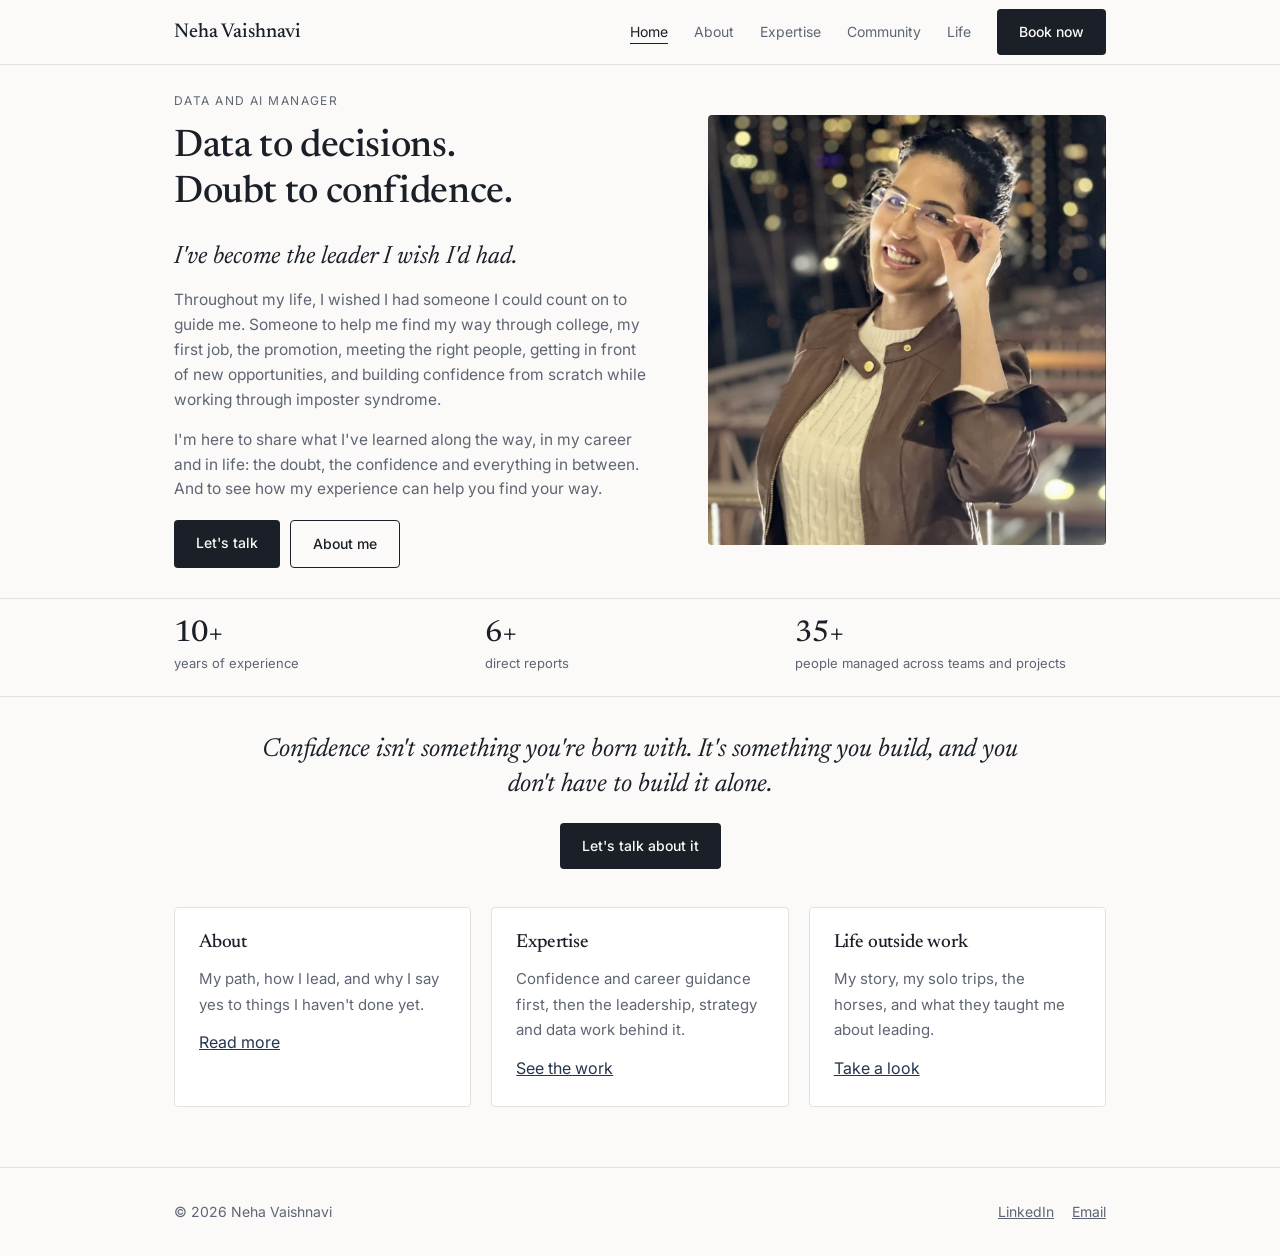
<file: index.html>
<!DOCTYPE html><html lang="en"><head>
<!-- Google tag (gtag.js) -->
<script async src="https://www.googletagmanager.com/gtag/js?id=G-RD44J4SJ85"></script>
<script>
  window.dataLayer = window.dataLayer || [];
  function gtag(){dataLayer.push(arguments);}
  gtag('js', new Date());
  gtag('config', 'G-RD44J4SJ85');
</script><meta charset="utf-8"><meta name="viewport" content="width=device-width,initial-scale=1">
<title>Data and AI Manager | Neha Vaishnavi</title><meta name="description" content="Neha Vaishnavi, Data and AI Manager. Senior leader in program management and data strategy. Career advice, confidence and growth.">
<link href="https://fonts.googleapis.com/css2?family=Newsreader:ital,wght@0,400;0,500;1,400&family=Inter:wght@400;500&display=swap" rel="stylesheet">
<link rel="stylesheet" href="style.css"></head><body>
<header><div class="w"><a class="logo" href="/">Neha Vaishnavi</a><nav><a href="/" class=on>Home</a><a href="/about">About</a><a href="/expertise">Expertise</a><a href="/community">Community</a><a href="/life">Life</a><a class="btn" href="/book" style="margin-left:26px;color:var(--bg)">Book now</a></nav><button class="mb" type="button" aria-label="Menu" onclick="document.body.classList.toggle('mo')"><span></span><span></span><span></span></button></div><div class="mm"><a href="/" class=on>Home</a><a href="/about">About</a><a href="/expertise">Expertise</a><a href="/community">Community</a><a href="/life">Life</a></div></header>

<div class="hero"><div class="w"><div><div class="eb">Data and AI Manager</div>
<h1>Data to decisions.<br>Doubt to confidence.</h1>
<p class="big">I've become the leader I wish I'd had.</p>
<p>Throughout my life, I wished I had someone I could count on to guide me. Someone to help me find my way through college, my first job, the promotion, meeting the right people, getting in front of new opportunities, and building confidence from scratch while working through imposter syndrome.</p>
<p style="margin-top:14px">I'm here to share what I've learned along the way, in my career and in life: the doubt, the confidence and everything in between. And to see how my experience can help you find your way.</p>
<div class="cta"><a class="btn" href="/book">Let's talk</a><a class="btn o" href="/about">About me</a></div></div>
<img class="pic" src="portrait.jpg" alt="Neha Vaishnavi"></div></div>
<div class="stats"><div class="w"><div><b>10+</b><span>years of experience</span></div><div><b>6+</b><span>direct reports</span></div><div><b>35+</b><span>people managed across teams and projects</span></div></div></div>
<div class="qt"><div class="w"><p>Confidence isn't something you're born with. It's something you build, and you don't have to build it alone.</p><a class="btn" href="/book">Let's talk about it</a></div></div>
<section style="padding-top:8px"><div class="w"><div class="cols">
<div class="card"><h3>About</h3><p>My path, how I lead, and why I say yes to things I haven't done yet.</p><a href="/about">Read more</a></div>
<div class="card"><h3>Expertise</h3><p>Confidence and career guidance first, then the leadership, strategy and data work behind it.</p><a href="/expertise">See the work</a></div>
<div class="card"><h3>Life outside work</h3><p>My story, my solo trips, the horses, and what they taught me about leading.</p><a href="/life">Take a look</a></div></div></div></section>
<footer><div class="w"><span>© <script>document.write(new Date().getFullYear())</script> Neha Vaishnavi</span><span><a href="https://www.linkedin.com/in/nehavaishnavi/" target="_blank" rel="noopener">LinkedIn</a><a href="mailto:nehavaishnavisr@gmail.com">Email</a></span></div></footer></body></html>
</file>
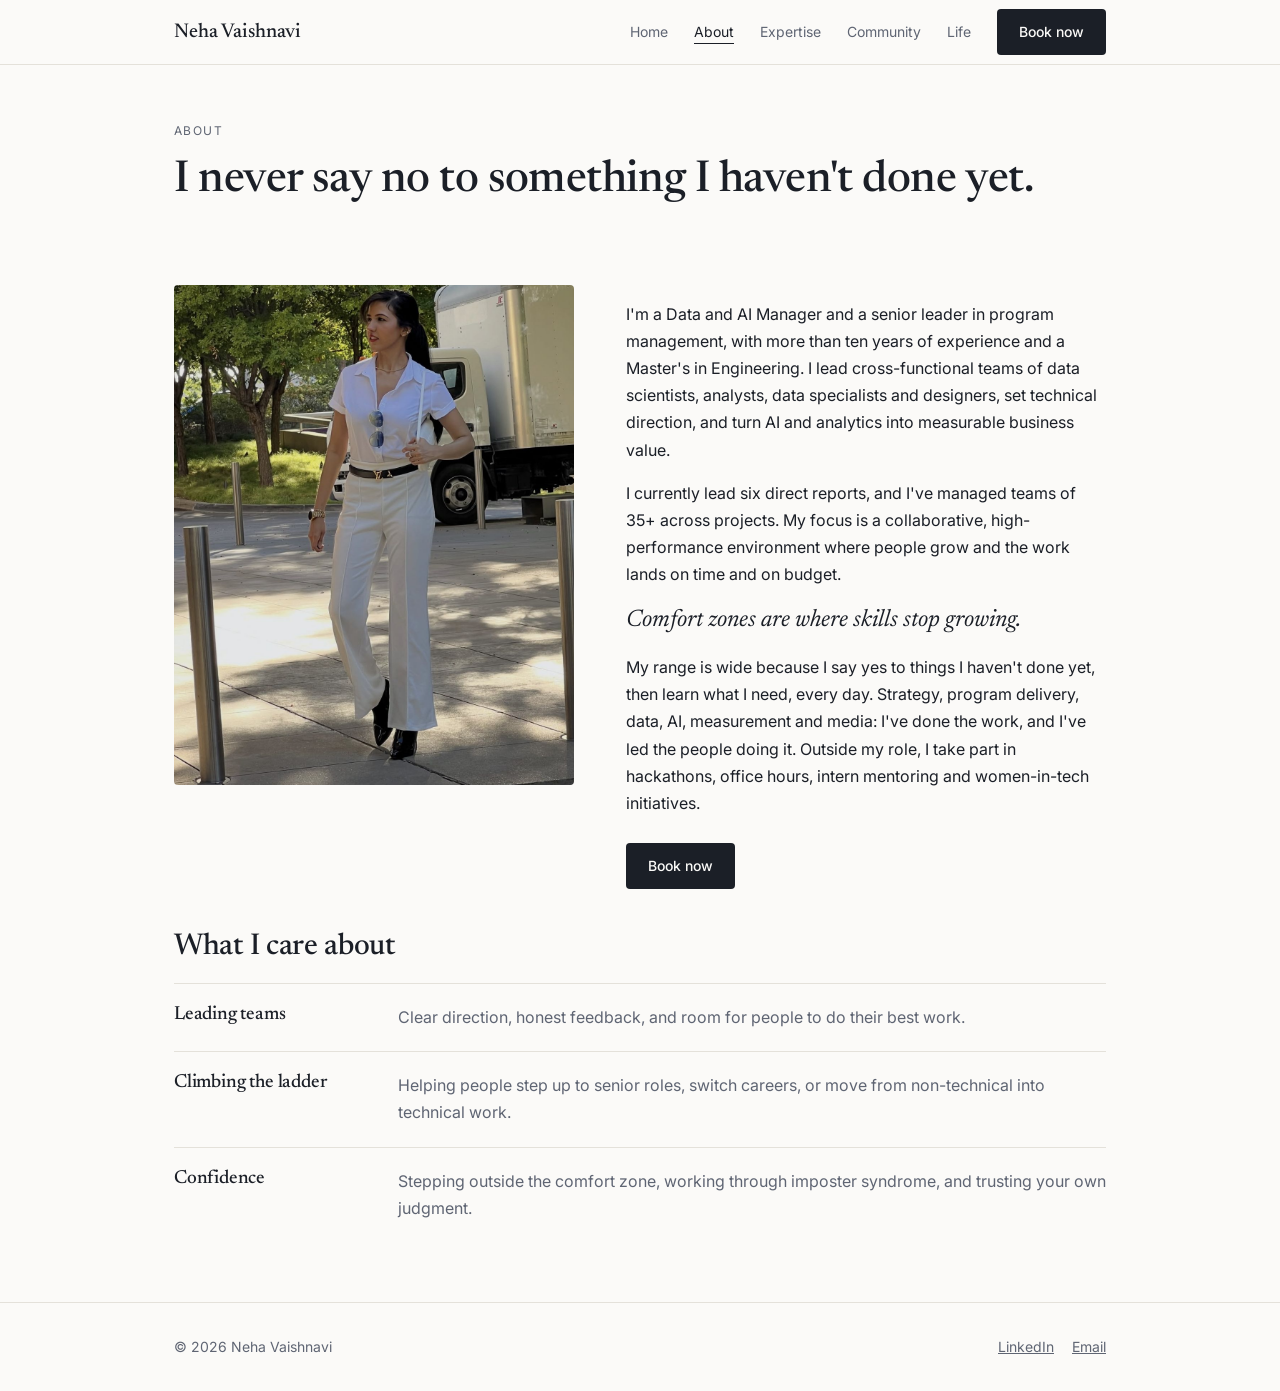
<file: about.html>
<!DOCTYPE html><html lang="en"><head>
<!-- Google tag (gtag.js) -->
<script async src="https://www.googletagmanager.com/gtag/js?id=G-RD44J4SJ85"></script>
<script>
  window.dataLayer = window.dataLayer || [];
  function gtag(){dataLayer.push(arguments);}
  gtag('js', new Date());
  gtag('config', 'G-RD44J4SJ85');
</script><meta charset="utf-8"><meta name="viewport" content="width=device-width,initial-scale=1">
<title>About | Neha Vaishnavi</title><meta name="description" content="Neha Vaishnavi, Data and AI Manager. Senior leader in program management and data strategy. Career advice, confidence and growth.">
<link href="https://fonts.googleapis.com/css2?family=Newsreader:ital,wght@0,400;0,500;1,400&family=Inter:wght@400;500&display=swap" rel="stylesheet">
<link rel="stylesheet" href="style.css"></head><body>
<header><div class="w"><a class="logo" href="/">Neha Vaishnavi</a><nav><a href="/">Home</a><a href="/about" class=on>About</a><a href="/expertise">Expertise</a><a href="/community">Community</a><a href="/life">Life</a><a class="btn" href="/book" style="margin-left:26px;color:var(--bg)">Book now</a></nav><button class="mb" type="button" aria-label="Menu" onclick="document.body.classList.toggle('mo')"><span></span><span></span><span></span></button></div><div class="mm"><a href="/">Home</a><a href="/about" class=on>About</a><a href="/expertise">Expertise</a><a href="/community">Community</a><a href="/life">Life</a></div></header>

<div class="pg"><div class="w"><div class="eb">About</div><h1>I never say no to something I haven't done yet.</h1></div></div>
<section style="padding-top:30px;padding-bottom:30px"><div class="w two"><img class="pic" src="about.jpg" alt="Neha Vaishnavi">
<div><p>I'm a Data and AI Manager and a senior leader in program management, with more than ten years of experience and a Master's in Engineering. I lead cross-functional teams of data scientists, analysts, data specialists and designers, set technical direction, and turn AI and analytics into measurable business value.</p>
<p>I currently lead six direct reports, and I've managed teams of 35+ across projects. My focus is a collaborative, high-performance environment where people grow and the work lands on time and on budget.</p>
<q>Comfort zones are where skills stop growing.</q>
<p>My range is wide because I say yes to things I haven't done yet, then learn what I need, every day. Strategy, program delivery, data, AI, measurement and media: I've done the work, and I've led the people doing it. Outside my role, I take part in hackathons, office hours, intern mentoring and women-in-tech initiatives.</p>
<div class="cta"><a class="btn" href="/book">Book now</a></div></div></div></section>
<section style="padding-top:10px"><div class="w"><h2>What I care about</h2><div class="rows">
<div><h3>Leading teams</h3><p>Clear direction, honest feedback, and room for people to do their best work.</p></div>
<div><h3>Climbing the ladder</h3><p>Helping people step up to senior roles, switch careers, or move from non-technical into technical work.</p></div>
<div><h3>Confidence</h3><p>Stepping outside the comfort zone, working through imposter syndrome, and trusting your own judgment.</p></div></div></div></section>
<footer><div class="w"><span>© <script>document.write(new Date().getFullYear())</script> Neha Vaishnavi</span><span><a href="https://www.linkedin.com/in/nehavaishnavi/" target="_blank" rel="noopener">LinkedIn</a><a href="mailto:nehavaishnavisr@gmail.com">Email</a></span></div></footer></body></html>
</file>
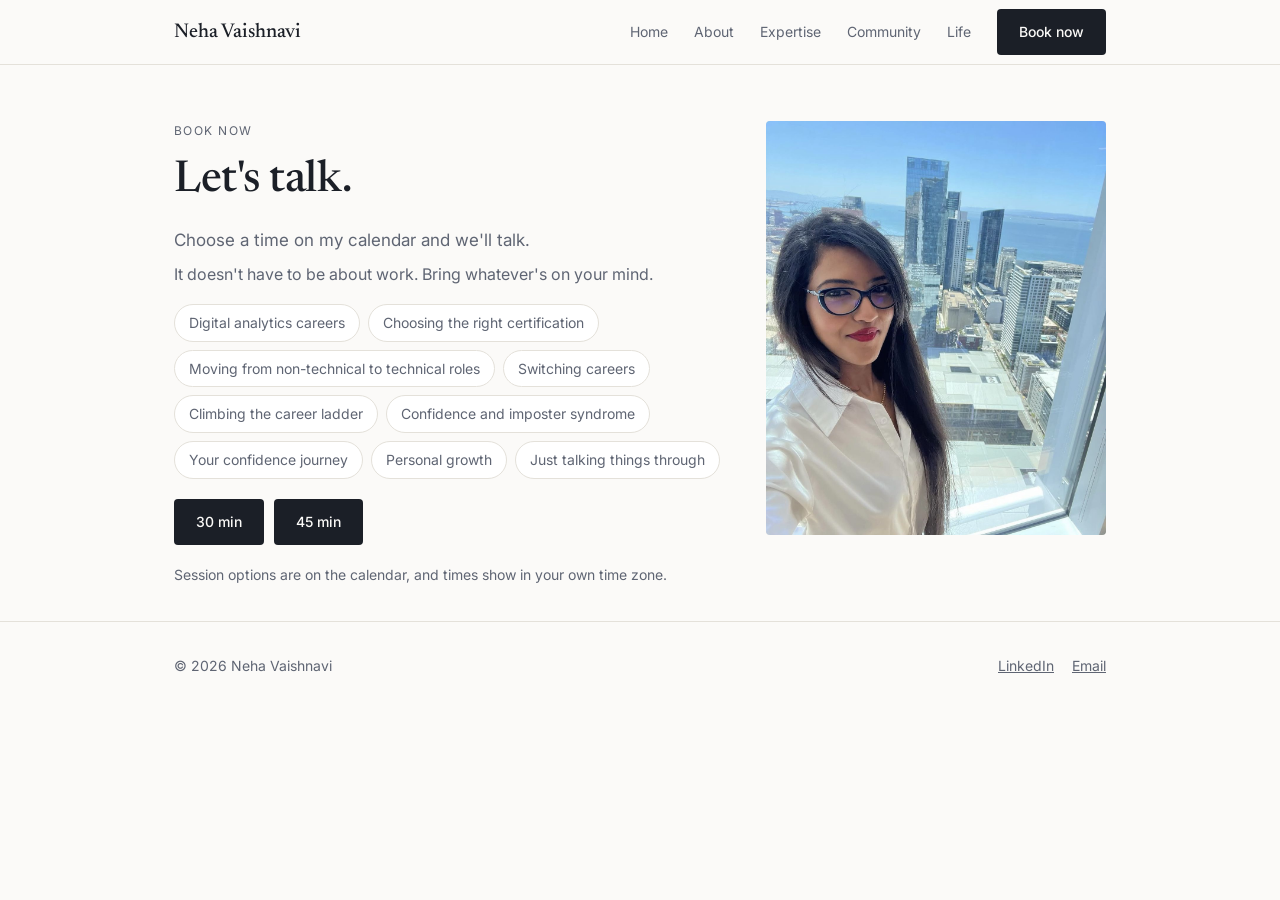
<file: book.html>
<!DOCTYPE html><html lang="en"><head>
<!-- Google tag (gtag.js) -->
<script async src="https://www.googletagmanager.com/gtag/js?id=G-RD44J4SJ85"></script>
<script>
  window.dataLayer = window.dataLayer || [];
  function gtag(){dataLayer.push(arguments);}
  gtag('js', new Date());
  gtag('config', 'G-RD44J4SJ85');
</script><meta charset="utf-8"><meta name="viewport" content="width=device-width,initial-scale=1">
<title>Book now | Neha Vaishnavi</title><meta name="description" content="Neha Vaishnavi, Data and AI Manager. Senior leader in program management and data strategy. Career advice, confidence and growth.">
<link href="https://fonts.googleapis.com/css2?family=Newsreader:ital,wght@0,400;0,500;1,400&family=Inter:wght@400;500&display=swap" rel="stylesheet">
<link rel="stylesheet" href="style.css"></head><body>
<header><div class="w"><a class="logo" href="/">Neha Vaishnavi</a><nav><a href="/">Home</a><a href="/about">About</a><a href="/expertise">Expertise</a><a href="/community">Community</a><a href="/life">Life</a><a class="btn" href="/book" style="margin-left:26px;color:var(--bg)">Book now</a></nav><button class="mb" type="button" aria-label="Menu" onclick="document.body.classList.toggle('mo')"><span></span><span></span><span></span></button></div><div class="mm"><a href="/">Home</a><a href="/about">About</a><a href="/expertise">Expertise</a><a href="/community">Community</a><a href="/life">Life</a></div></header>

<div class="pg"><div class="w two top"><div><div class="eb">Book now</div><h1>Let's talk.</h1>
<p class="lead" style="margin-bottom:6px">Choose a time on my calendar and we'll talk.</p>
<p style="color:var(--muted);margin:0">It doesn't have to be about work. Bring whatever's on your mind.</p>
<div class="chips"><span>Digital analytics careers</span><span>Choosing the right certification</span><span>Moving from non-technical to technical roles</span><span>Switching careers</span><span>Climbing the career ladder</span><span>Confidence and imposter syndrome</span><span>Your confidence journey</span><span>Personal growth</span><span>Just talking things through</span></div>
<div class="cta" style="margin-top:0"><a class="btn" href="https://cal.com/neha-vaishnavi-coaching/30min">30 min</a><a class="btn" href="https://cal.com/neha-vaishnavi-coaching/detailed">45 min</a></div>
<p class="note">Session options are on the calendar, and times show in your own time zone.</p></div>
<img class="pic pg-pic" src="window.jpg" alt="Neha Vaishnavi"></div></div>
<footer><div class="w"><span>© <script>document.write(new Date().getFullYear())</script> Neha Vaishnavi</span><span><a href="https://www.linkedin.com/in/nehavaishnavi/" target="_blank" rel="noopener">LinkedIn</a><a href="mailto:nehavaishnavisr@gmail.com">Email</a></span></div></footer></body></html>
</file>
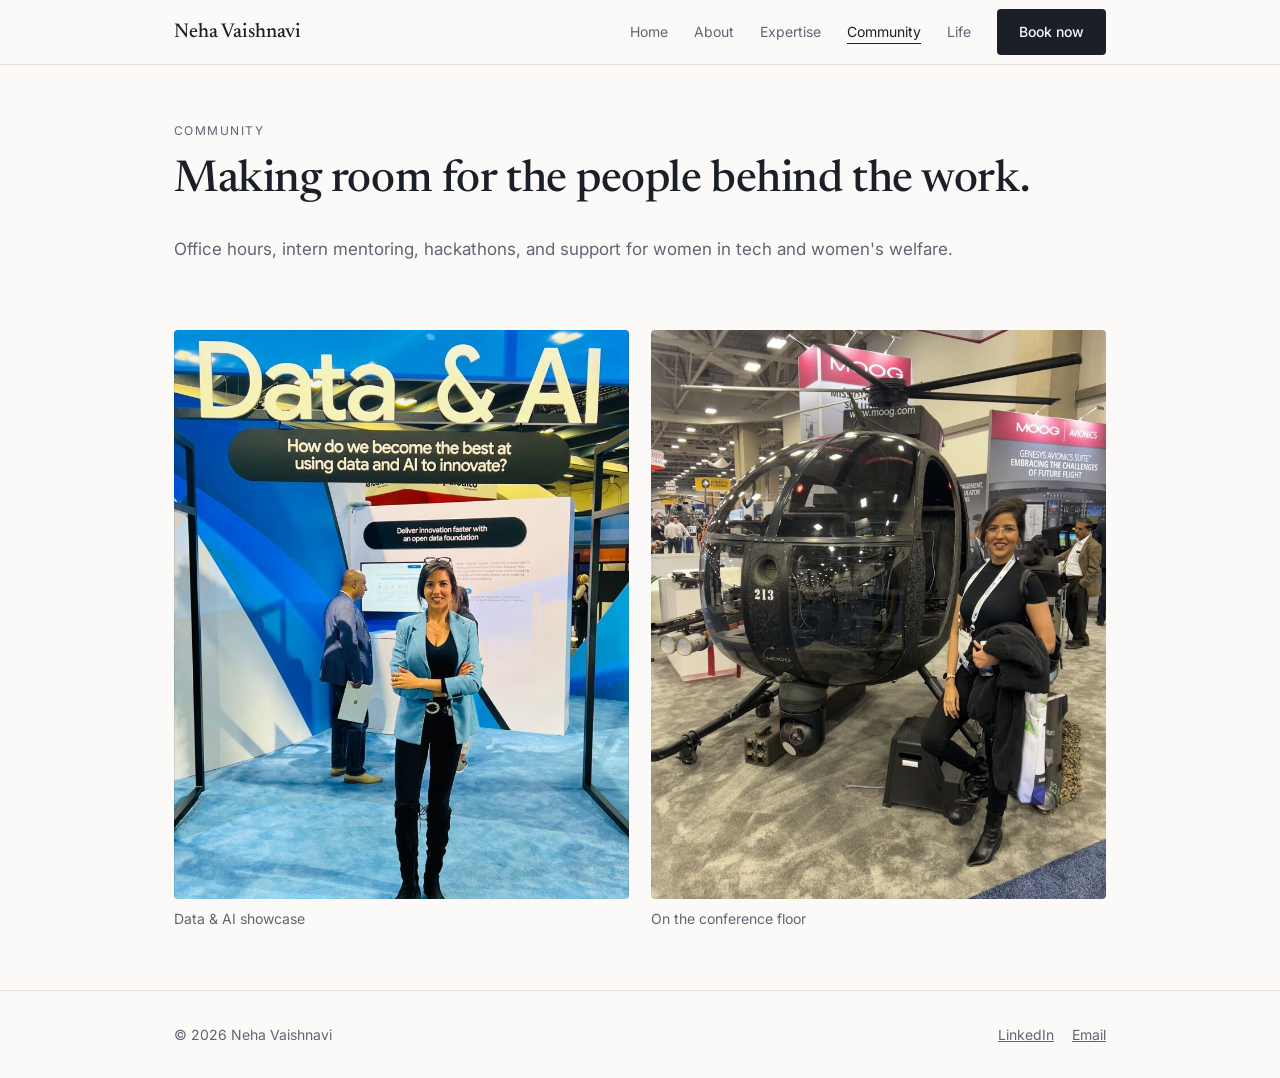
<file: community.html>
<!DOCTYPE html><html lang="en"><head>
<!-- Google tag (gtag.js) -->
<script async src="https://www.googletagmanager.com/gtag/js?id=G-RD44J4SJ85"></script>
<script>
  window.dataLayer = window.dataLayer || [];
  function gtag(){dataLayer.push(arguments);}
  gtag('js', new Date());
  gtag('config', 'G-RD44J4SJ85');
</script><meta charset="utf-8"><meta name="viewport" content="width=device-width,initial-scale=1">
<title>Community | Neha Vaishnavi</title><meta name="description" content="Neha Vaishnavi, Data and AI Manager. Senior leader in program management and data strategy. Career advice, confidence and growth.">
<link href="https://fonts.googleapis.com/css2?family=Newsreader:ital,wght@0,400;0,500;1,400&family=Inter:wght@400;500&display=swap" rel="stylesheet">
<link rel="stylesheet" href="style.css"></head><body>
<header><div class="w"><a class="logo" href="/">Neha Vaishnavi</a><nav><a href="/">Home</a><a href="/about">About</a><a href="/expertise">Expertise</a><a href="/community" class=on>Community</a><a href="/life">Life</a><a class="btn" href="/book" style="margin-left:26px;color:var(--bg)">Book now</a></nav><button class="mb" type="button" aria-label="Menu" onclick="document.body.classList.toggle('mo')"><span></span><span></span><span></span></button></div><div class="mm"><a href="/">Home</a><a href="/about">About</a><a href="/expertise">Expertise</a><a href="/community" class=on>Community</a><a href="/life">Life</a></div></header>

<div class="pg"><div class="w"><div class="eb">Community</div><h1>Making room for the people behind the work.</h1><p class="lead">Office hours, intern mentoring, hackathons, and support for women in tech and women's welfare.</p></div></div>
<section style="padding-top:30px"><div class="w gal"><figure><img src="dataai-booth.jpg" alt="Data & AI showcase" loading="lazy"><figcaption>Data & AI showcase</figcaption></figure><figure><img src="expo.jpg" alt="On the conference floor" loading="lazy"><figcaption>On the conference floor</figcaption></figure></div></section>
<footer><div class="w"><span>© <script>document.write(new Date().getFullYear())</script> Neha Vaishnavi</span><span><a href="https://www.linkedin.com/in/nehavaishnavi/" target="_blank" rel="noopener">LinkedIn</a><a href="mailto:nehavaishnavisr@gmail.com">Email</a></span></div></footer></body></html>
</file>
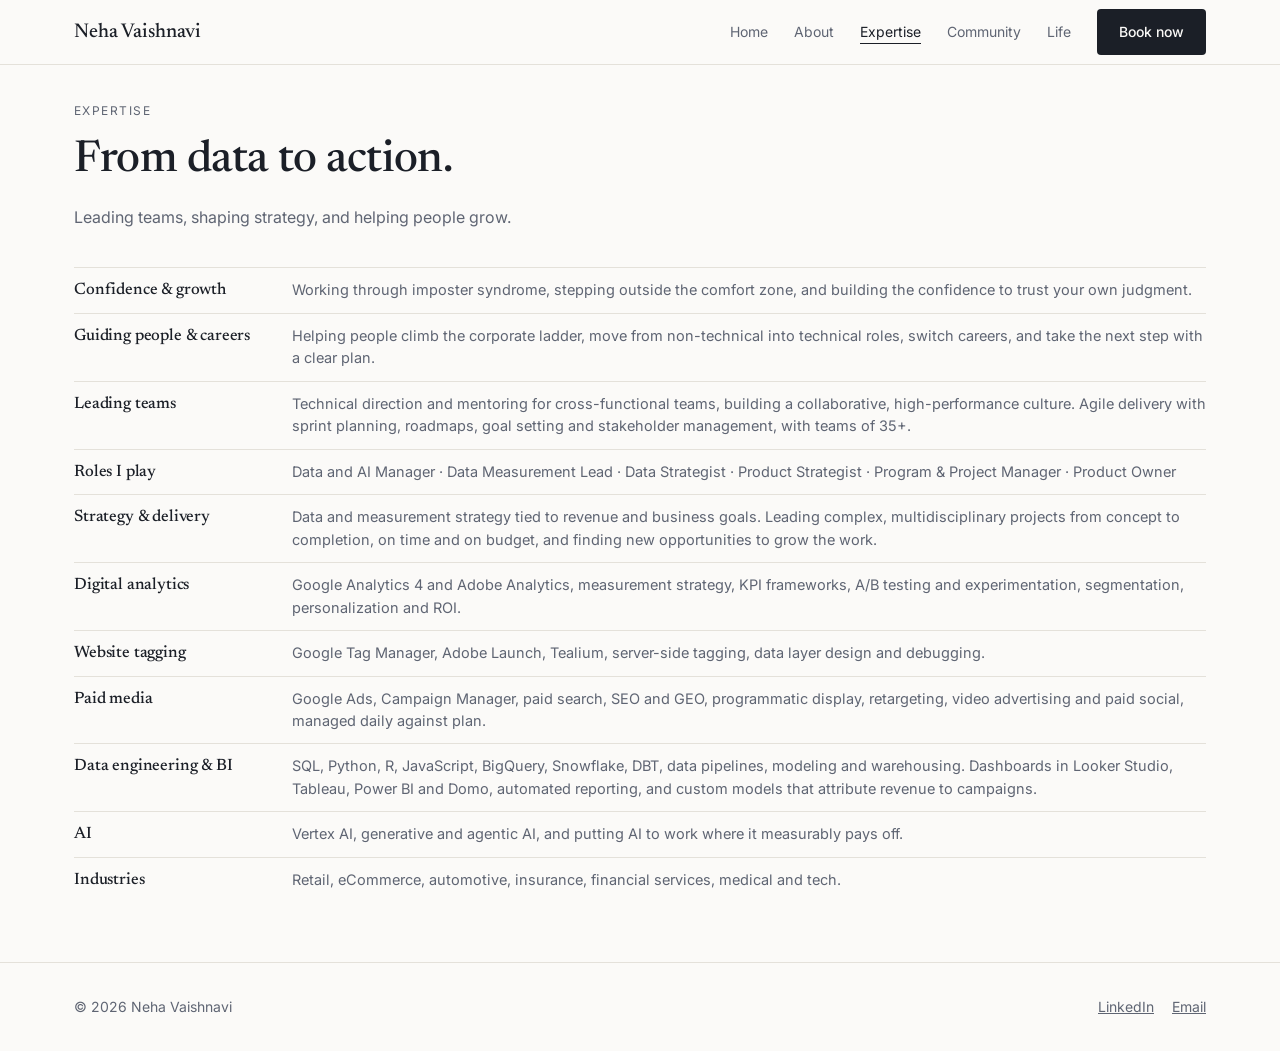
<file: expertise.html>
<!DOCTYPE html><html lang="en"><head>
<!-- Google tag (gtag.js) -->
<script async src="https://www.googletagmanager.com/gtag/js?id=G-RD44J4SJ85"></script>
<script>
  window.dataLayer = window.dataLayer || [];
  function gtag(){dataLayer.push(arguments);}
  gtag('js', new Date());
  gtag('config', 'G-RD44J4SJ85');
</script><meta charset="utf-8"><meta name="viewport" content="width=device-width,initial-scale=1">
<title>Expertise | Neha Vaishnavi</title><meta name="description" content="Neha Vaishnavi, Data and AI Manager. Senior leader in program management and data strategy. Career advice, confidence and growth.">
<link href="https://fonts.googleapis.com/css2?family=Newsreader:ital,wght@0,400;0,500;1,400&family=Inter:wght@400;500&display=swap" rel="stylesheet">
<link rel="stylesheet" href="style.css"></head><body>
<header><div class="w wide"><a class="logo" href="/">Neha Vaishnavi</a><nav><a href="/">Home</a><a href="/about">About</a><a href="/expertise" class=on>Expertise</a><a href="/community">Community</a><a href="/life">Life</a><a class="btn" href="/book" style="margin-left:26px;color:var(--bg)">Book now</a></nav><button class="mb" type="button" aria-label="Menu" onclick="document.body.classList.toggle('mo')"><span></span><span></span><span></span></button></div><div class="mm"><a href="/">Home</a><a href="/about">About</a><a href="/expertise" class=on>Expertise</a><a href="/community">Community</a><a href="/life">Life</a></div></header>

<div class="pg xh"><div class="w wide"><div class="eb">Expertise</div><h1>From data to action.</h1><p class="lead">Leading teams, shaping strategy, and helping people grow.</p></div></div>
<section style="padding-top:14px"><div class="w wide rows xp"><div><h3>Confidence & growth</h3><p>Working through imposter syndrome, stepping outside the comfort zone, and building the confidence to trust your own judgment.</p></div><div><h3>Guiding people & careers</h3><p>Helping people climb the corporate ladder, move from non-technical into technical roles, switch careers, and take the next step with a clear plan.</p></div><div><h3>Leading teams</h3><p>Technical direction and mentoring for cross-functional teams, building a collaborative, high-performance culture. Agile delivery with sprint planning, roadmaps, goal setting and stakeholder management, with teams of 35+.</p></div><div><h3>Roles I play</h3><p>Data and AI Manager · Data Measurement Lead · Data Strategist · Product Strategist · Program &amp; Project Manager · Product Owner</p></div><div><h3>Strategy & delivery</h3><p>Data and measurement strategy tied to revenue and business goals. Leading complex, multidisciplinary projects from concept to completion, on time and on budget, and finding new opportunities to grow the work.</p></div><div><h3>Digital analytics</h3><p>Google Analytics 4 and Adobe Analytics, measurement strategy, KPI frameworks, A/B testing and experimentation, segmentation, personalization and ROI.</p></div><div><h3>Website tagging</h3><p>Google Tag Manager, Adobe Launch, Tealium, server-side tagging, data layer design and debugging.</p></div><div><h3>Paid media</h3><p>Google Ads, Campaign Manager, paid search, SEO and GEO, programmatic display, retargeting, video advertising and paid social, managed daily against plan.</p></div><div><h3>Data engineering & BI</h3><p>SQL, Python, R, JavaScript, BigQuery, Snowflake, DBT, data pipelines, modeling and warehousing. Dashboards in Looker Studio, Tableau, Power BI and Domo, automated reporting, and custom models that attribute revenue to campaigns.</p></div><div><h3>AI</h3><p>Vertex AI, generative and agentic AI, and putting AI to work where it measurably pays off.</p></div><div><h3>Industries</h3><p>Retail, eCommerce, automotive, insurance, financial services, medical and tech.</p></div></div></section>
<footer><div class="w wide"><span>© <script>document.write(new Date().getFullYear())</script> Neha Vaishnavi</span><span><a href="https://www.linkedin.com/in/nehavaishnavi/" target="_blank" rel="noopener">LinkedIn</a><a href="mailto:nehavaishnavisr@gmail.com">Email</a></span></div></footer></body></html>
</file>
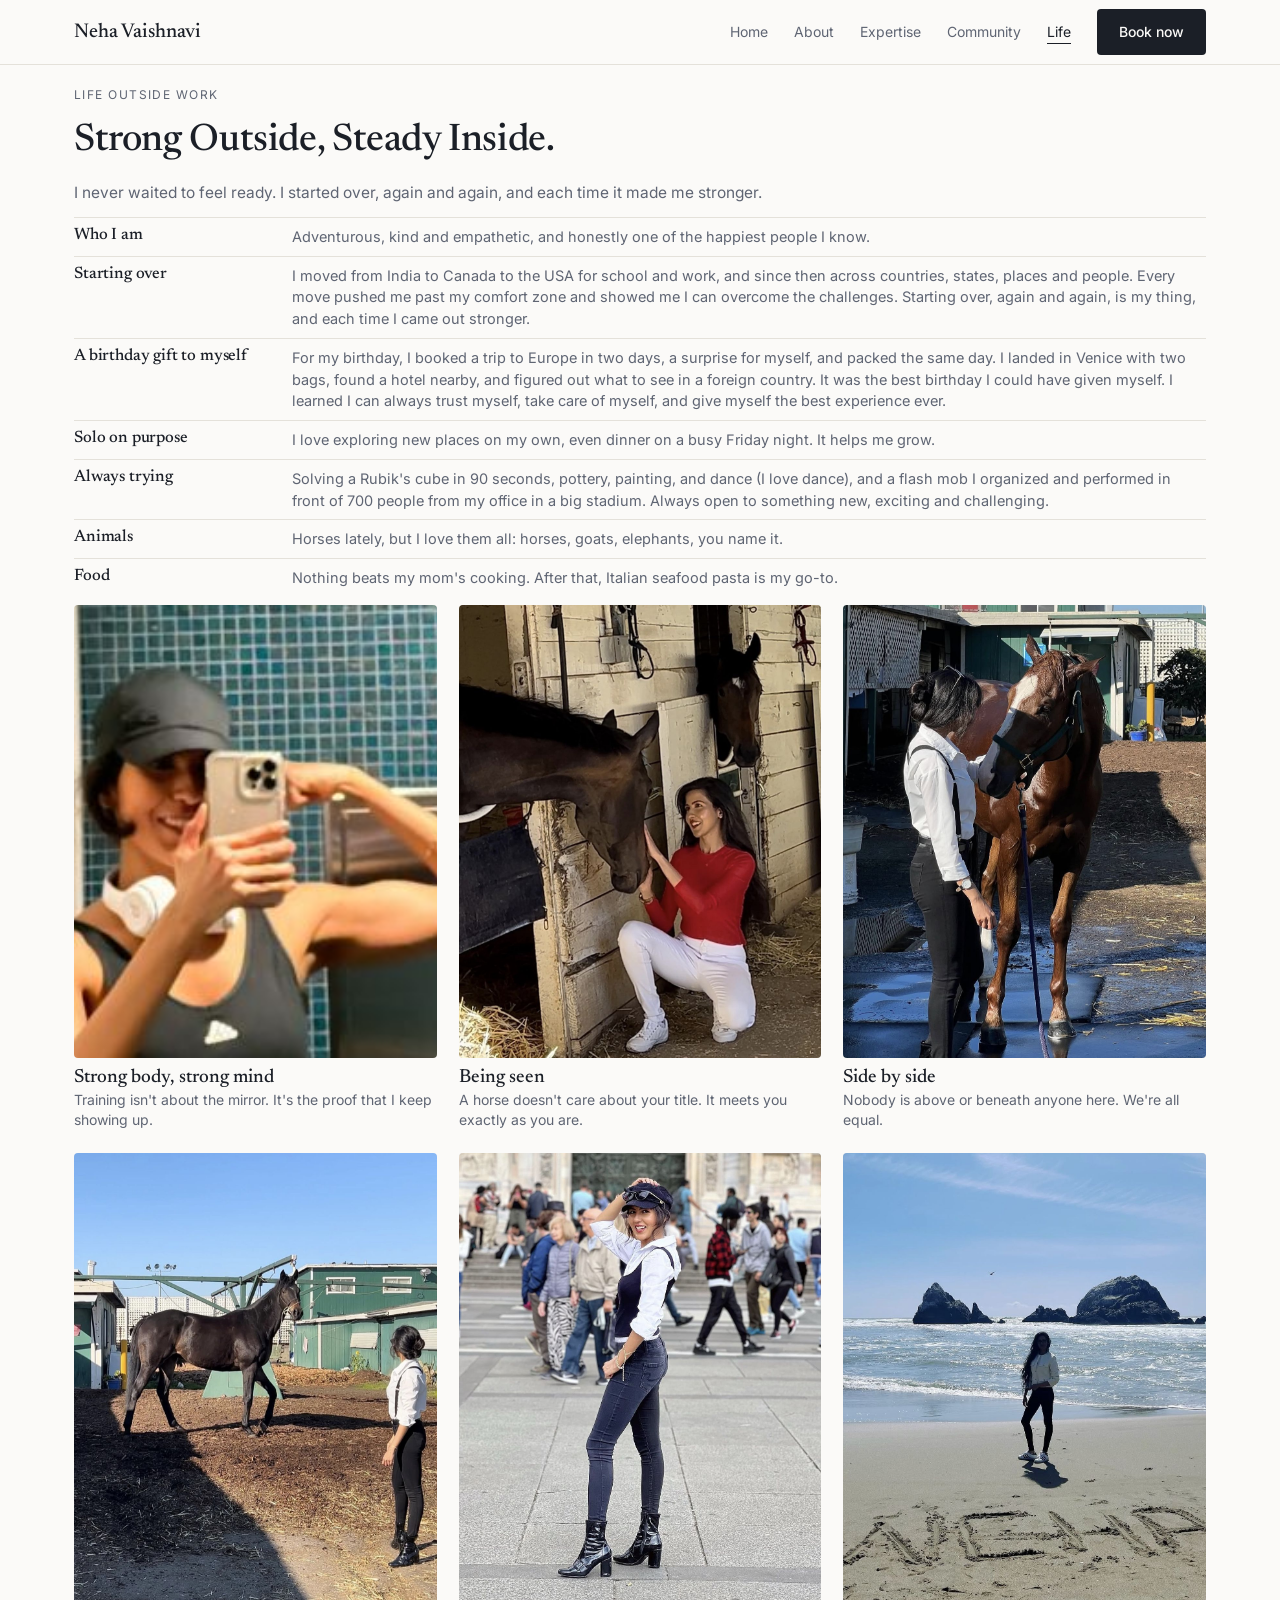
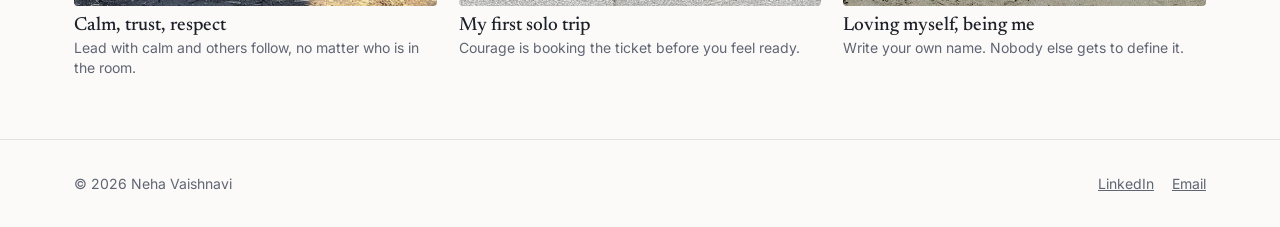
<file: life.html>
<!DOCTYPE html><html lang="en"><head>
<!-- Google tag (gtag.js) -->
<script async src="https://www.googletagmanager.com/gtag/js?id=G-RD44J4SJ85"></script>
<script>
  window.dataLayer = window.dataLayer || [];
  function gtag(){dataLayer.push(arguments);}
  gtag('js', new Date());
  gtag('config', 'G-RD44J4SJ85');
</script><meta charset="utf-8"><meta name="viewport" content="width=device-width,initial-scale=1">
<title>Life outside work | Neha Vaishnavi</title><meta name="description" content="Neha Vaishnavi, Data and AI Manager. Senior leader in program management and data strategy. Career advice, confidence and growth.">
<link href="https://fonts.googleapis.com/css2?family=Newsreader:ital,wght@0,400;0,500;1,400&family=Inter:wght@400;500&display=swap" rel="stylesheet">
<link rel="stylesheet" href="style.css"></head><body>
<header><div class="w wide"><a class="logo" href="/">Neha Vaishnavi</a><nav><a href="/">Home</a><a href="/about">About</a><a href="/expertise">Expertise</a><a href="/community">Community</a><a href="/life" class=on>Life</a><a class="btn" href="/book" style="margin-left:26px;color:var(--bg)">Book now</a></nav><button class="mb" type="button" aria-label="Menu" onclick="document.body.classList.toggle('mo')"><span></span><span></span><span></span></button></div><div class="mm"><a href="/">Home</a><a href="/about">About</a><a href="/expertise">Expertise</a><a href="/community">Community</a><a href="/life" class=on>Life</a></div></header>

<div class="pg lf"><div class="w wide"><div class="eb">Life outside work</div><h1>Strong Outside, Steady Inside.</h1>
<p class="lead">I never waited to feel ready. I started over, again and again, and each time it made me stronger.</p>
<div class="rows sto">
<div><h3>Who I am</h3><p>Adventurous, kind and empathetic, and honestly one of the happiest people I know.</p></div>
<div><h3>Starting over</h3><p>I moved from India to Canada to the USA for school and work, and since then across countries, states, places and people. Every move pushed me past my comfort zone and showed me I can overcome the challenges. Starting over, again and again, is my thing, and each time I came out stronger.</p></div>
<div><h3>A birthday gift to myself</h3><p>For my birthday, I booked a trip to Europe in two days, a surprise for myself, and packed the same day. I landed in Venice with two bags, found a hotel nearby, and figured out what to see in a foreign country. It was the best birthday I could have given myself. I learned I can always trust myself, take care of myself, and give myself the best experience ever.</p></div>
<div><h3>Solo on purpose</h3><p>I love exploring new places on my own, even dinner on a busy Friday night. It helps me grow.</p></div>
<div><h3>Always trying</h3><p>Solving a Rubik's cube in 90 seconds, pottery, painting, and dance (I love dance), and a flash mob I organized and performed in front of 700 people from my office in a big stadium. Always open to something new, exciting and challenging.</p></div>
<div><h3>Animals</h3><p>Horses lately, but I love them all: horses, goats, elephants, you name it.</p></div>
<div><h3>Food</h3><p>Nothing beats my mom's cooking. After that, Italian seafood pasta is my go-to.</p></div>
</div></div>
<section style="padding-top:8px"><div class="w wide gal"><figure><img src="gym.jpg" alt="Training" loading="lazy"><figcaption><b>Strong body, strong mind</b>Training isn't about the mirror. It's the proof that I keep showing up.</figcaption></figure><figure><img src="horse1.jpg" alt="With the horses" loading="lazy"><figcaption><b>Being seen</b>A horse doesn't care about your title. It meets you exactly as you are.</figcaption></figure><figure><img src="horse2.jpg" alt="Standing with a horse" loading="lazy"><figcaption><b>Side by side</b>Nobody is above or beneath anyone here. We're all equal.</figcaption></figure><figure><img src="outdoors.jpg" alt="Watching a horse" loading="lazy"><figcaption><b>Calm, trust, respect</b>Lead with calm and others follow, no matter who is in the room.</figcaption></figure><figure><img src="milan.jpg" alt="Milan" loading="lazy"><figcaption><b>My first solo trip</b>Courage is booking the ticket before you feel ready.</figcaption></figure><figure><img src="beach.jpg" style="object-position:center bottom" alt="Beach day" loading="lazy"><figcaption><b>Loving myself, being me</b>Write your own name. Nobody else gets to define it.</figcaption></figure></div></section>
<footer><div class="w wide"><span>© <script>document.write(new Date().getFullYear())</script> Neha Vaishnavi</span><span><a href="https://www.linkedin.com/in/nehavaishnavi/" target="_blank" rel="noopener">LinkedIn</a><a href="mailto:nehavaishnavisr@gmail.com">Email</a></span></div></footer></body></html>
</file>
<file: style.css>
:root{--bg:#fbfaf8;--ink:#1b1f27;--muted:#5f6573;--line:#e4e1da;--acc:#24364f;--card:#fff}
@media(prefers-color-scheme:dark){:root{--bg:#14161a;--ink:#ecebe7;--muted:#a0a4ae;--line:#2a2d34;--acc:#a9bbd6;--card:#1b1e24}}
*{box-sizing:border-box}html{scroll-behavior:smooth}
body{margin:0;background:var(--bg);color:var(--ink);font:16px/1.7 Inter,system-ui,sans-serif}
h1,h2,h3{font-family:Newsreader,Georgia,serif;font-weight:500;line-height:1.2;margin:0 0 .6em;letter-spacing:-.01em}
h1{font-size:clamp(30px,4.4vw,44px)}h2{font-size:clamp(24px,3vw,30px)}h3{font-size:19px}
a{color:var(--acc)}
.w{max-width:980px;margin:0 auto;padding:0 24px}
header{border-bottom:1px solid var(--line);position:sticky;top:0;background:var(--bg);z-index:9}
header .w{display:flex;justify-content:space-between;align-items:center;height:64px}
.logo{font:500 20px Newsreader,serif;color:var(--ink);text-decoration:none}
nav a{color:var(--muted);text-decoration:none;margin-left:26px;font-size:14px}
nav a:hover,nav a.on{color:var(--ink)}nav a.on{border-bottom:1px solid var(--ink);padding-bottom:3px}
.btn{display:inline-block;background:var(--ink);color:var(--bg)!important;padding:11px 22px;border-radius:4px;font-size:14px;font-weight:500;text-decoration:none}
.btn.o{background:none;color:var(--ink)!important;border:1px solid var(--ink)}
.eb{font-size:12px;letter-spacing:.12em;text-transform:uppercase;color:var(--muted);margin-bottom:14px}
.hero{padding:72px 0 56px}.hero .w{display:grid;grid-template-columns:1.2fr 1fr;gap:56px;align-items:center}
.hero p{color:var(--muted);font-size:17px;max-width:32em}.cta{display:flex;gap:10px;margin-top:26px;flex-wrap:wrap}
.pic{width:100%;aspect-ratio:4/5;object-fit:cover;border-radius:4px;background:var(--line);display:block}
.stats{border-top:1px solid var(--line);border-bottom:1px solid var(--line)}
.stats .w{display:grid;grid-template-columns:repeat(3,1fr);padding-top:26px;padding-bottom:26px}
.stats b{font:500 30px Newsreader,serif;display:block}.stats span{color:var(--muted);font-size:13px}
section{padding:60px 0}.pg{padding:56px 0 20px}.pg p.lead{color:var(--muted);max-width:36em;font-size:17px}
.cols{display:grid;grid-template-columns:repeat(3,1fr);gap:20px}
.card{border:1px solid var(--line);background:var(--card);border-radius:4px;padding:24px}
.card p{color:var(--muted);font-size:15px;margin:0 0 12px}
.two{display:grid;grid-template-columns:1fr 1.2fr;gap:52px;align-items:start}
.rows div{display:grid;grid-template-columns:200px 1fr;gap:24px;padding:20px 0;border-top:1px solid var(--line)}
.rows h3{margin:0}.rows p{margin:0;color:var(--muted)}
.gal{display:grid;grid-template-columns:repeat(auto-fill,minmax(250px,1fr));gap:22px}
.gal img{width:100%;aspect-ratio:4/5;object-fit:cover;border-radius:4px;display:block;background:var(--line)}
.gal figcaption{font-size:13px;color:var(--muted);margin-top:8px}figure{margin:0}
.price{display:grid;grid-template-columns:1fr 1fr;gap:20px;max-width:640px}
.price b{font:500 38px Newsreader,serif;display:block;margin:6px 0}
.note{font-size:14px;color:var(--muted);margin-top:18px;max-width:40em}
q{display:block;font:italic 400 24px/1.4 Newsreader,serif;max-width:26em}q:before,q:after{content:""}
footer{border-top:1px solid var(--line);padding:32px 0;font-size:14px;color:var(--muted)}
footer .w{display:flex;justify-content:space-between;flex-wrap:wrap;gap:10px}footer a{color:var(--muted);margin-left:18px}
@media(max-width:800px){.hero .w,.two,.cols,.price{grid-template-columns:1fr}.hero .pic{max-width:340px}.rows div{grid-template-columns:1fr;gap:6px}nav a:not(.btn){display:none}nav .btn{margin-left:0}}
.chips{display:flex;flex-wrap:wrap;gap:8px;margin:18px 0}.chips span{border:1px solid var(--line);background:var(--card);border-radius:999px;padding:6px 14px;font-size:14px;color:var(--muted)}
.rows div.l{grid-template-columns:200px 1fr}.rows p+p{margin-top:6px}
.two.r{grid-template-columns:1.2fr 1fr}
@media(max-width:800px){.two.r{grid-template-columns:1fr}}
.pg p.lead,.note{max-width:none}
.gal{grid-template-columns:repeat(auto-fit,minmax(280px,1fr))}
.top{display:grid;grid-template-columns:1fr 320px;gap:52px;align-items:center}
@media(max-width:800px){.top{grid-template-columns:1fr}.top .pic{max-width:320px}}
.top{grid-template-columns:1fr 340px;gap:44px;align-items:start}

.top .chips{margin:16px 0 20px}.top h1{margin-bottom:.4em}
.rows p{max-width:none}

.hero p.big{font:italic 400 30px/1.25 Newsreader,serif;color:var(--ink);margin-bottom:16px}
.qt{padding:44px 0;text-align:center}.qt p{font:italic 400 26px/1.35 Newsreader,serif;max-width:30em;margin:0 auto;color:var(--ink)}
.gal figcaption{font-size:14px;line-height:1.45;margin-top:10px}.gal figcaption b{display:block;font:500 19px Newsreader,serif;color:var(--ink);margin-bottom:3px}
.top{align-items:start}
.top .pg-pic{aspect-ratio:auto;height:auto;object-fit:contain;object-position:top}

.qt{padding:36px 0 30px}.qt p{margin-bottom:20px}
.story>*{max-width:44em}.story p{margin:0 0 14px}.story h2{margin-bottom:16px}

.hero{padding:36px 0 40px}
.lf{padding:34px 0 0}.lf h1{margin-bottom:.25em}.lf p.lead{margin-bottom:14px}
.sto div{padding:11px 0;gap:24px;grid-template-columns:210px 1fr}.sto h3{font-size:17px}.sto p{font-size:15px;line-height:1.5;max-width:none}
@media(max-width:800px){.sto div{grid-template-columns:1fr;gap:4px}}

/* v6 */
.hero{padding:26px 0 30px}.hero h1{font-size:clamp(28px,3.4vw,38px);margin-bottom:.35em}
.hero p{font-size:15.5px;line-height:1.6}.hero p.big{font-size:25px;margin-bottom:10px}
.hero .cta{margin-top:18px}.hero .pic{max-height:430px}
.stats .w{padding-top:20px;padding-bottom:20px}
.wide{max-width:1180px}
.xp div{grid-template-columns:190px 1fr;gap:28px;padding:11px 0}.xp h3{font-size:16.5px;line-height:1.35}.xp p{font-size:14.5px;line-height:1.55}
.pg.xh{padding:36px 0 6px}.xh h1{margin-bottom:.2em}.xh p.lead{font-size:16px}
.sto div{grid-template-columns:190px 1fr;gap:28px;padding:8px 0}.sto h3{font-size:16.5px}.sto p{font-size:14.5px;line-height:1.5;white-space:normal}
@media(max-width:800px){.xp div{grid-template-columns:1fr;gap:4px}.hero .pic{max-height:none}}

.lf{padding-top:20px}.lf h1{font-size:clamp(28px,3.4vw,38px)}.lf p.lead{font-size:15.5px;margin-bottom:10px}

/* mobile menu */
.mb,.mm{display:none}
@media(max-width:800px){
 header .w{height:60px}
 .mb{display:flex;flex-direction:column;justify-content:center;gap:5px;width:42px;height:42px;margin-left:10px;background:none;border:1px solid var(--line);border-radius:4px;padding:0 11px;cursor:pointer}
 .mb span{display:block;height:2px;background:var(--ink);border-radius:1px}
 header nav{display:flex;align-items:center;margin-left:auto}
 header nav .btn{margin-left:0!important;padding:9px 16px}
 .mm{flex-direction:column;border-top:1px solid var(--line);background:var(--bg);padding:6px 24px 12px}
 body.mo .mm{display:flex}
 .mm a{padding:13px 0;border-bottom:1px solid var(--line);color:var(--ink);text-decoration:none;font-size:17px}
 .mm a.on{font-family:Newsreader,serif;font-weight:500}
 .mm a:last-child{border-bottom:0}
 .logo{font-size:19px}
}
@media(max-width:800px){
 .sto div,.xp div,.rows div{grid-template-columns:1fr!important;gap:3px!important}
 .sto div,.xp div{padding:12px 0!important}
 .wide{max-width:none}
 .lf{padding-top:24px}
 .stats .w{gap:10px}.stats b{font-size:26px}
 .hero{padding:22px 0 26px}.hero .w{gap:26px}
 .gal{grid-template-columns:1fr}
}
@media(max-width:800px){
 .top,.two,.two.r{grid-template-columns:1fr!important;gap:22px!important}
 .top .pg-pic,.two .pic{max-width:100%;width:100%}
 .pg{padding-top:30px}
}
</file>
